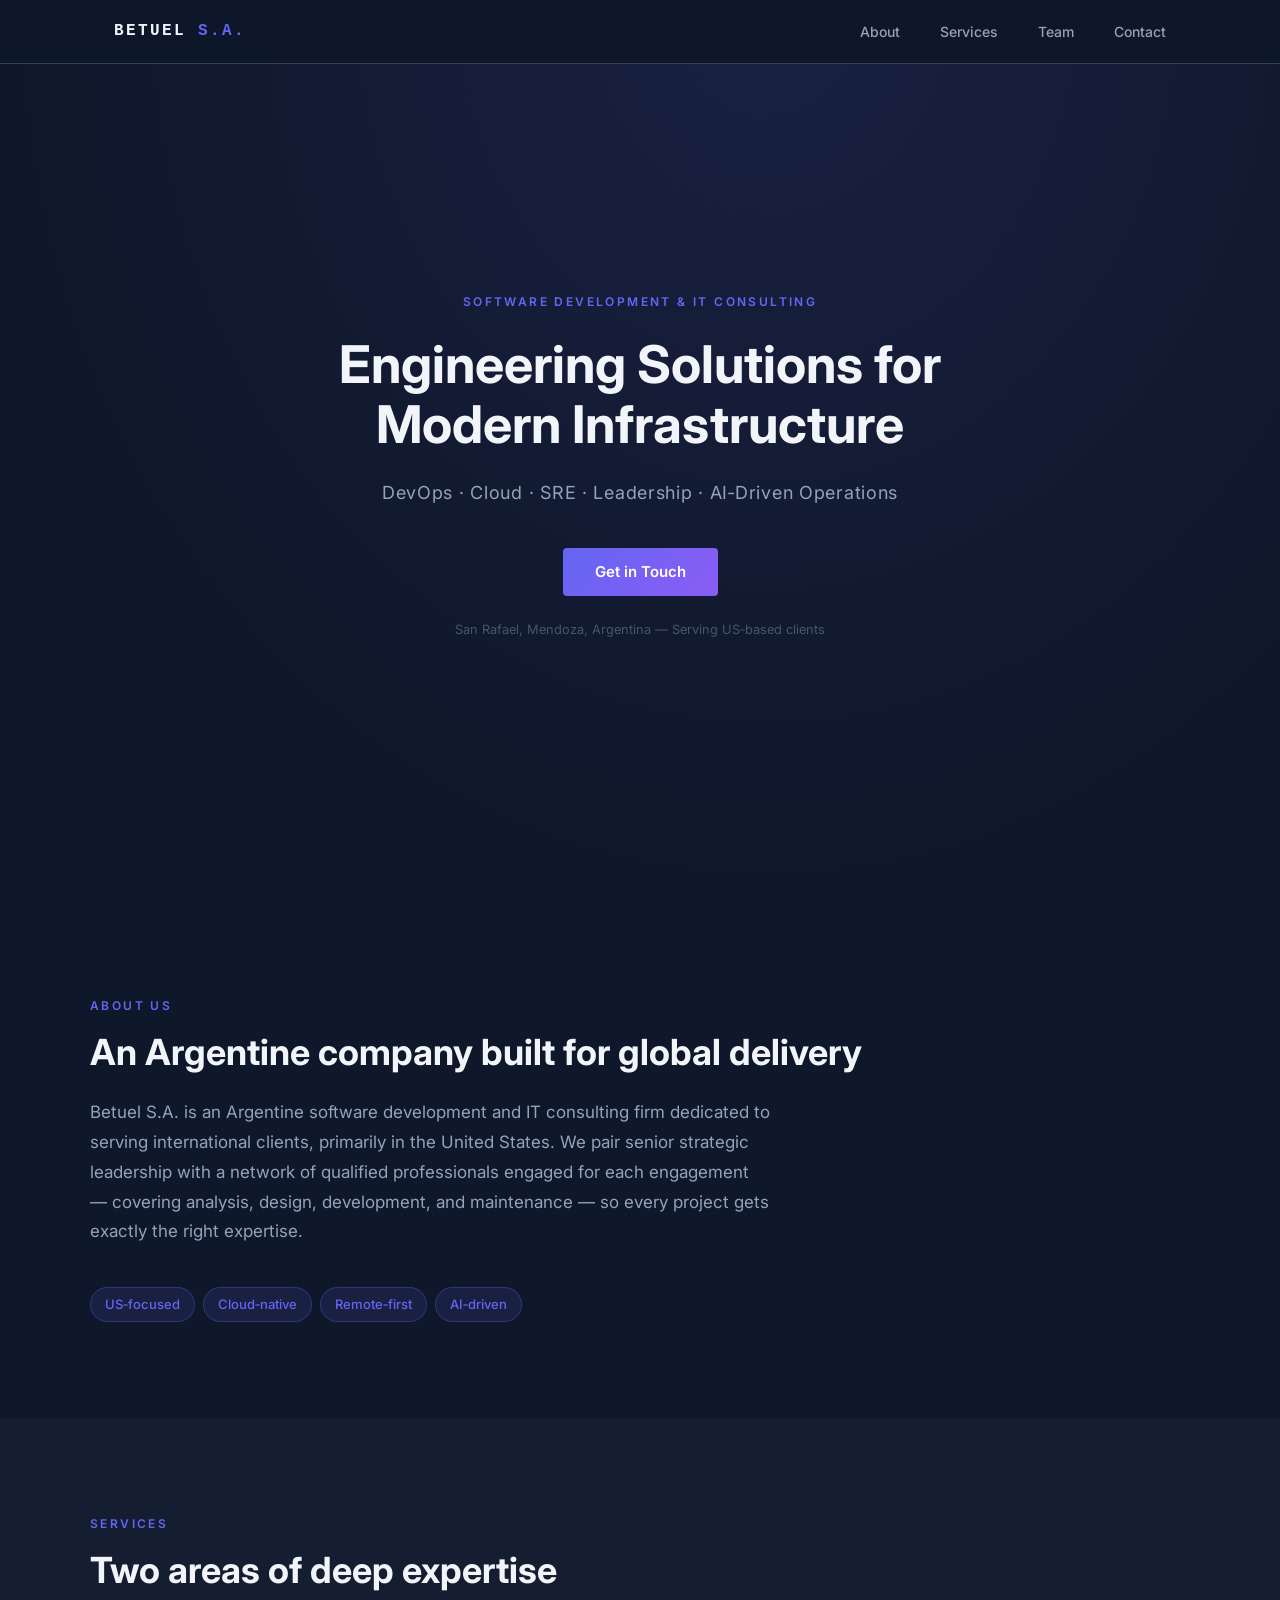
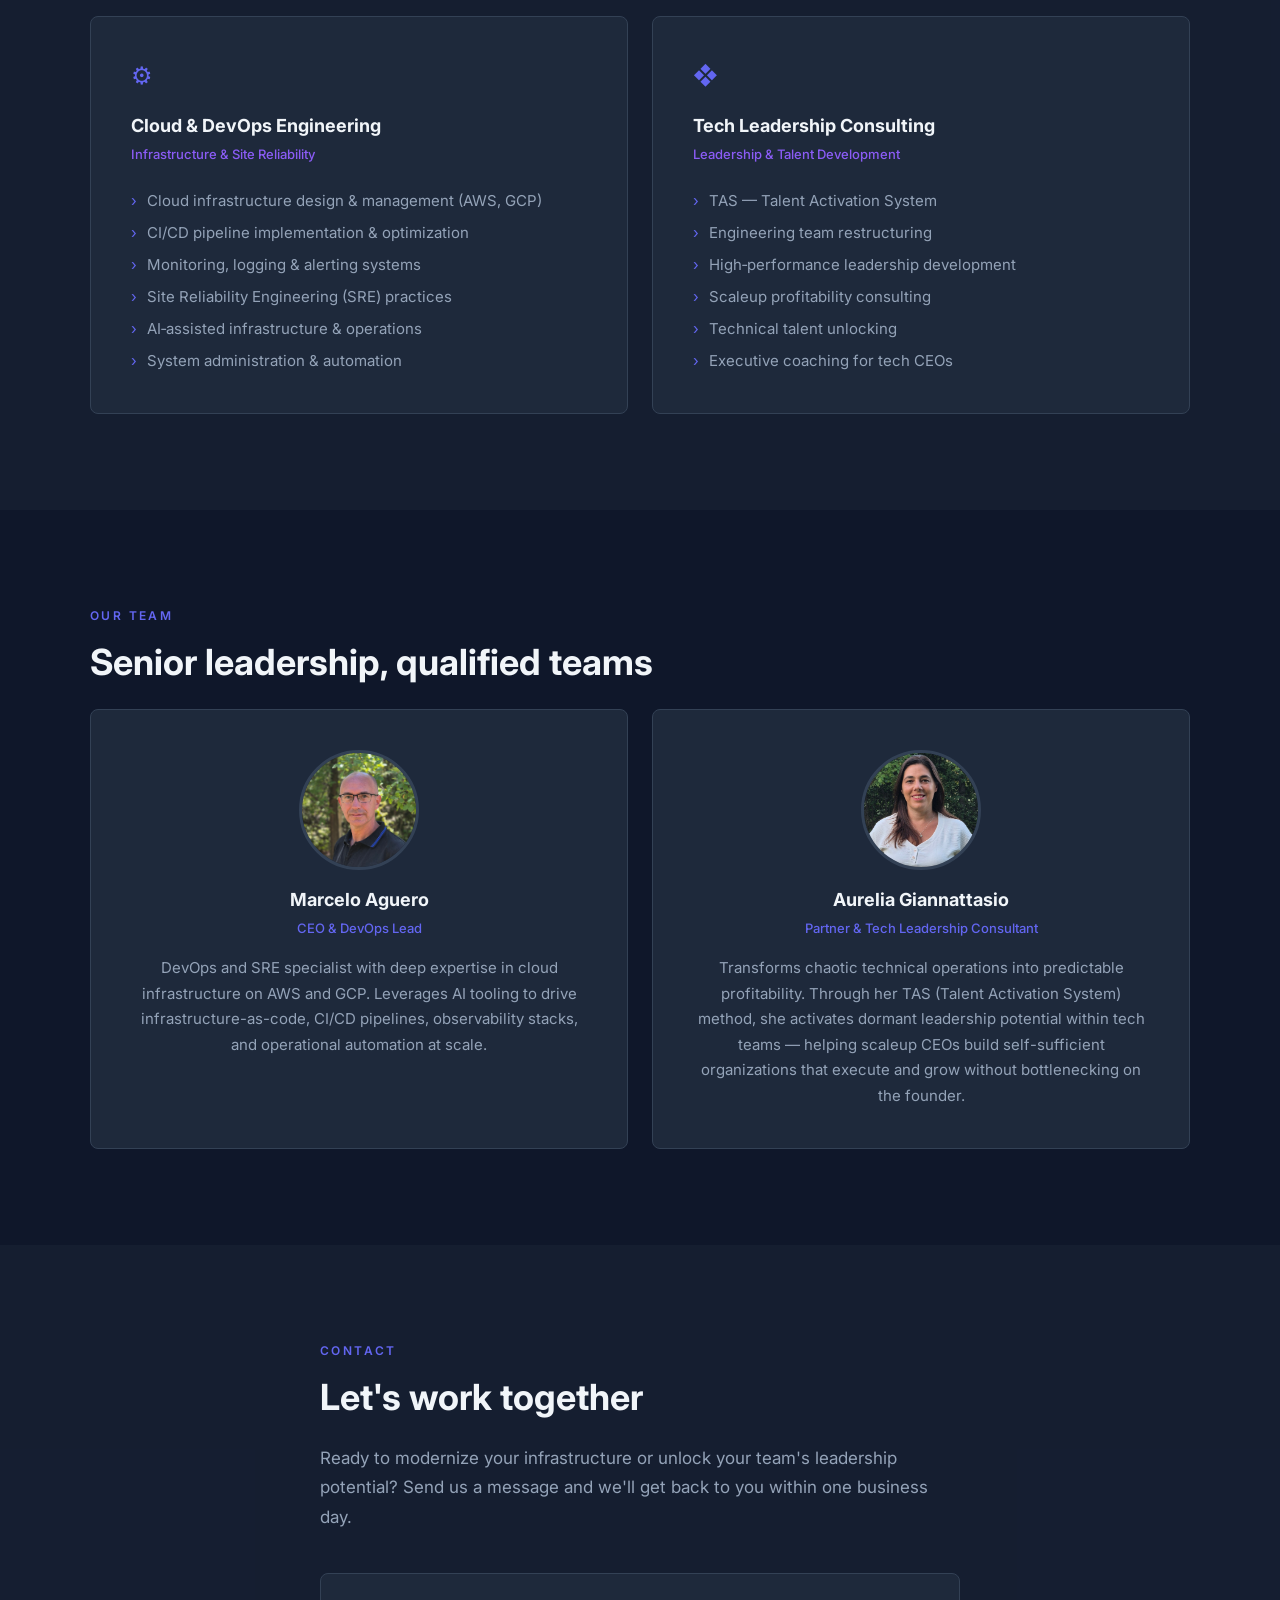
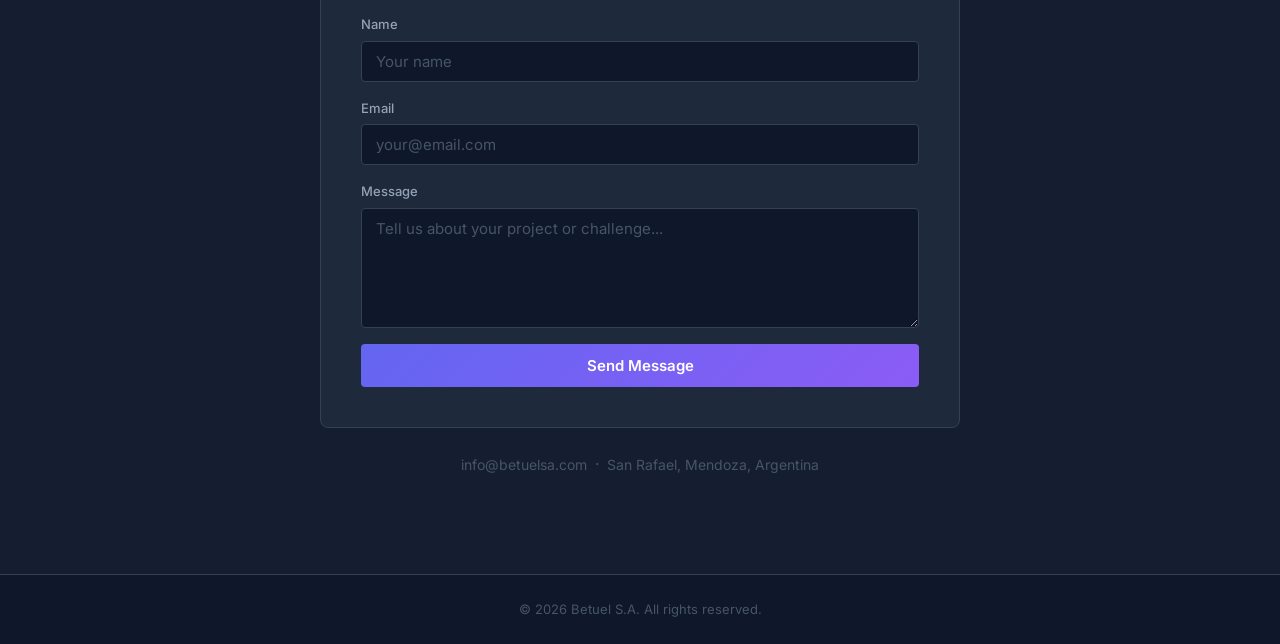
<file: index.html>
<!DOCTYPE html>
<html lang="en">
<head>
  <meta charset="UTF-8">
  <meta name="viewport" content="width=device-width, initial-scale=1.0">
  <meta name="description" content="Betuel S.A. — Software development and IT consulting. DevOps, Cloud Infrastructure, SRE, and Tech Leadership services for US-based clients.">
  <title>Betuel S.A. — Software Development &amp; IT Consulting</title>
  <link rel="preconnect" href="https://fonts.googleapis.com">
  <link rel="preconnect" href="https://fonts.gstatic.com" crossorigin>
  <link href="https://fonts.googleapis.com/css2?family=Inter:wght@400;500;600;700&display=swap" rel="stylesheet">
  <link rel="stylesheet" href="styles.css">
</head>
<body>

  <!-- NAVIGATION -->
  <nav class="nav" id="nav" aria-label="Main navigation">
    <div class="nav__inner">
      <a href="#home" class="nav__logo">BETUEL <span>S.A.</span></a>
      <button class="nav__toggle" id="navToggle" aria-label="Toggle navigation menu" aria-expanded="false" aria-controls="navLinks">
        <span></span><span></span><span></span>
      </button>
      <ul class="nav__links" id="navLinks">
        <li><a href="#about">About</a></li>
        <li><a href="#services">Services</a></li>
        <li><a href="#team">Team</a></li>
        <li><a href="#contact">Contact</a></li>
      </ul>
    </div>
  </nav>

  <main>
  <!-- HERO -->
  <section class="hero" id="home">
    <div class="hero__inner">
      <p class="hero__eyebrow">Software Development &amp; IT Consulting</p>
      <h1 class="hero__headline">Engineering Solutions for<br>Modern Infrastructure</h1>
      <p class="hero__sub">DevOps &middot; Cloud &middot; SRE &middot; Leadership &middot; AI&#8209;Driven&nbsp;Operations</p>
      <a href="#contact" class="btn btn--primary">Get in Touch</a>
      <p class="hero__location">San Rafael, Mendoza, Argentina &mdash; Serving US&#8209;based clients</p>
    </div>
  </section>

  <!-- ABOUT -->
  <section class="section" id="about">
    <div class="container">
      <p class="section__label">About Us</p>
      <h2 class="section__title">An Argentine company built for global delivery</h2>
      <p class="section__body">
        Betuel S.A. is an Argentine software development and IT consulting firm dedicated to serving international clients, primarily in the United States. We pair senior strategic leadership with a network of qualified professionals engaged for each engagement — covering analysis, design, development, and maintenance — so every project gets exactly the right expertise.
      </p>
      <div class="pills">
        <span class="pill">US&#8209;focused</span>
        <span class="pill">Cloud&#8209;native</span>
        <span class="pill">Remote&#8209;first</span>
        <span class="pill">AI&#8209;driven</span>
      </div>
    </div>
  </section>

  <!-- SERVICES -->
  <section class="section section--alt" id="services">
    <div class="container">
      <p class="section__label">Services</p>
      <h2 class="section__title">Two areas of deep expertise</h2>
      <ul class="cards">

        <li class="card">
          <div class="card__icon">&#9881;</div>
          <h3 class="card__title">Cloud &amp; DevOps Engineering</h3>
          <p class="card__sub">Infrastructure &amp; Site Reliability</p>
          <ul class="card__list">
            <li>Cloud infrastructure design &amp; management (AWS, GCP)</li>
            <li>CI/CD pipeline implementation &amp; optimization</li>
            <li>Monitoring, logging &amp; alerting systems</li>
            <li>Site Reliability Engineering (SRE) practices</li>
            <li>AI&#8209;assisted infrastructure &amp; operations</li>
            <li>System administration &amp; automation</li>
          </ul>
        </li>

        <li class="card">
          <div class="card__icon">&#10070;</div>
          <h3 class="card__title">Tech Leadership Consulting</h3>
          <p class="card__sub">Leadership &amp; Talent Development</p>
          <ul class="card__list">
            <li>TAS &mdash; Talent Activation System</li>
            <li>Engineering team restructuring</li>
            <li>High&#8209;performance leadership development</li>
            <li>Scaleup profitability consulting</li>
            <li>Technical talent unlocking</li>
            <li>Executive coaching for tech CEOs</li>
          </ul>
        </li>

      </ul>
    </div>
  </section>

  <!-- TEAM -->
  <section class="section" id="team">
    <div class="container">
      <p class="section__label">Our Team</p>
      <h2 class="section__title">Senior leadership, qualified teams</h2>
      <ul class="cards">

        <li class="card card--team">
          <img class="card__avatar" src="Marcelo_Aguero.jpg" alt="Marcelo Aguero">
          <h3 class="card__name">Marcelo Aguero</h3>
          <p class="card__role">CEO &amp; DevOps Lead</p>
          <p class="card__bio">
            DevOps and SRE specialist with deep expertise in cloud infrastructure on AWS and GCP. Leverages AI tooling to drive infrastructure-as-code, CI/CD pipelines, observability stacks, and operational automation at scale.
          </p>
        </li>

        <li class="card card--team">
          <img class="card__avatar" src="Aurelia_Giannattasio.jpeg" alt="Aurelia Giannattasio">
          <h3 class="card__name">Aurelia Giannattasio</h3>
          <p class="card__role">Partner &amp; Tech Leadership Consultant</p>
          <p class="card__bio">
            Transforms chaotic technical operations into predictable profitability. Through her TAS (Talent Activation System) method, she activates dormant leadership potential within tech teams — helping scaleup CEOs build self-sufficient organizations that execute and grow without bottlenecking on the founder.
          </p>
        </li>

      </ul>
    </div>
  </section>

  <!-- CONTACT -->
  <section class="section section--alt" id="contact">
    <div class="container container--narrow">
      <p class="section__label">Contact</p>
      <h2 class="section__title">Let's work together</h2>
      <p class="section__body">
        Ready to modernize your infrastructure or unlock your team's leadership potential? Send us a message and we'll get back to you within one business day.
      </p>

      <form class="form" name="contact" method="POST" action="/thank-you" data-netlify="true" netlify-honeypot="bot-field">
        <input type="hidden" name="form-name" value="contact">
        <p class="form__honeypot">
          <label>Don't fill this out: <input name="bot-field"></label>
        </p>
        <div class="form__row">
          <label class="form__label" for="name">Name</label>
          <input class="form__input" type="text" id="name" name="name" required placeholder="Your name">
        </div>
        <div class="form__row">
          <label class="form__label" for="email">Email</label>
          <input class="form__input" type="email" id="email" name="email" required placeholder="your@email.com">
        </div>
        <div class="form__row">
          <label class="form__label" for="message">Message</label>
          <textarea class="form__input form__input--textarea" id="message" name="message" required placeholder="Tell us about your project or challenge..." rows="5"></textarea>
        </div>
        <button class="btn btn--primary btn--full" type="submit">Send Message</button>
      </form>

      <div class="contact-info">
        <a href="mailto:info@betuelsa.com" class="contact-info__item">info@betuelsa.com</a>
        <span class="contact-info__sep">&middot;</span>
        <span class="contact-info__item">San Rafael, Mendoza, Argentina</span>
      </div>
    </div>
  </section>
  </main>

  <!-- FOOTER -->
  <footer class="footer">
    <div class="container">
      <p>&copy; <span id="year"></span> Betuel S.A. All rights reserved.</p>
    </div>
  </footer>

  <script src="app.js"></script>
</body>
</html>
</file>
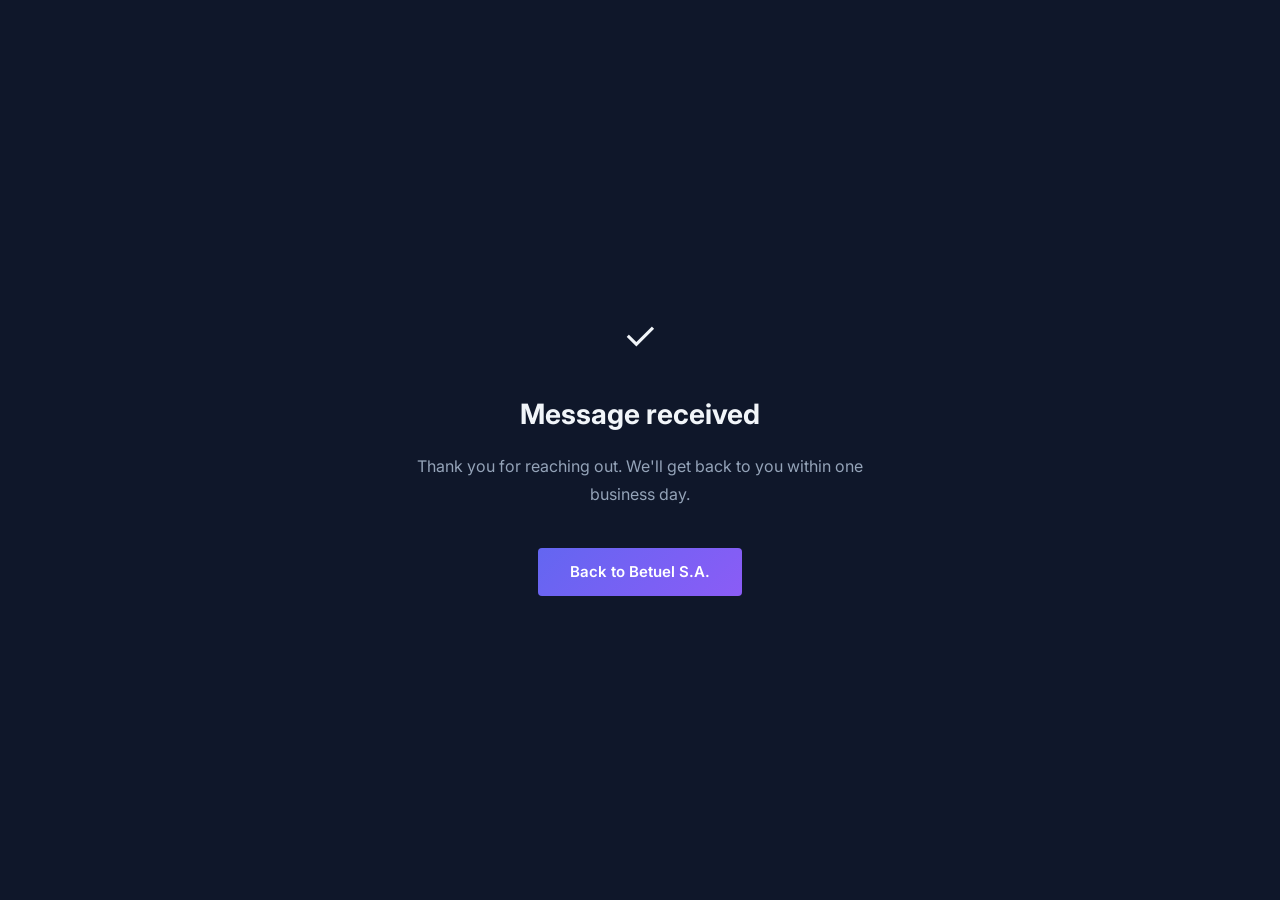
<file: thank-you.html>
<!DOCTYPE html>
<html lang="en">
<head>
  <meta charset="UTF-8">
  <meta name="viewport" content="width=device-width, initial-scale=1.0">
  <title>Message Sent — Betuel S.A.</title>
  <link rel="preconnect" href="https://fonts.googleapis.com">
  <link rel="preconnect" href="https://fonts.gstatic.com" crossorigin>
  <link href="https://fonts.googleapis.com/css2?family=Inter:wght@400;500;600;700&display=swap" rel="stylesheet">
  <link rel="stylesheet" href="styles.css">
  <style>
    .thankyou {
      min-height: 100vh;
      display: flex;
      align-items: center;
      justify-content: center;
      text-align: center;
      padding: var(--space-lg);
    }
    .thankyou__inner { max-width: 480px; }
    .thankyou__icon { font-size: 2.5rem; margin-bottom: var(--space-md); }
    .thankyou__title { font-size: 1.75rem; font-weight: 700; color: var(--text); margin-bottom: var(--space-sm); }
    .thankyou__body { color: var(--text-muted); margin-bottom: var(--space-lg); line-height: 1.75; }
  </style>
</head>
<body>
  <div class="thankyou">
    <div class="thankyou__inner">
      <div class="thankyou__icon">✓</div>
      <h1 class="thankyou__title">Message received</h1>
      <p class="thankyou__body">Thank you for reaching out. We'll get back to you within one business day.</p>
      <a href="/" class="btn btn--primary">Back to Betuel S.A.</a>
    </div>
  </div>
</body>
</html>
</file>
<file: styles.css>
/* =============================================
   CSS CUSTOM PROPERTIES
   ============================================= */
:root {
  --bg:           #0f172a;
  --surface:      #1e293b;
  --border:       #334155;
  --accent:       #6366f1;
  --accent-2:     #8b5cf6;
  --text:         #f1f5f9;
  --text-muted:   #94a3b8;
  --text-faint:   #475569;
  --gradient:     linear-gradient(135deg, #6366f1, #8b5cf6);
  --accent-rgb:   99, 102, 241;
  --bg-rgb:       15, 23, 42;
  --surface-rgb:  30, 41, 59;

  color-scheme: dark;

  --font-sans:    'Inter', system-ui, -apple-system, sans-serif;
  --font-mono:    'Courier New', Courier, monospace;

  --radius:       8px;
  --radius-sm:    4px;

  --nav-h:        64px;

  --space-xs:     0.5rem;
  --space-sm:     1rem;
  --space-md:     1.5rem;
  --space-lg:     2.5rem;
  --space-xl:     4rem;
  --space-2xl:    6rem;
}

/* =============================================
   RESET
   ============================================= */
*, *::before, *::after {
  box-sizing: border-box;
  margin: 0;
  padding: 0;
}

html {
  scroll-behavior: smooth;
  scroll-padding-top: var(--nav-h);
}

body {
  font-family: var(--font-sans);
  background-color: var(--bg);
  color: var(--text);
  line-height: 1.6;
  -webkit-font-smoothing: antialiased;
  -moz-osx-font-smoothing: grayscale;
}

img, svg { display: block; max-width: 100%; }

ul { list-style: none; }

a {
  color: inherit;
  text-decoration: none;
}

button {
  font-family: inherit;
  cursor: pointer;
  border: none;
  background: none;
}

/* =============================================
   NAVIGATION
   ============================================= */
.nav {
  position: fixed;
  top: 0;
  left: 0;
  right: 0;
  z-index: 100;
  height: var(--nav-h);
  background-color: rgba(var(--bg-rgb), 0.95);
  border-bottom: 1px solid var(--border);
  backdrop-filter: blur(8px);
  -webkit-backdrop-filter: blur(8px);
}

.nav__inner {
  max-width: 1100px;
  margin: 0 auto;
  padding: 0 var(--space-md);
  height: 100%;
  display: flex;
  align-items: center;
  justify-content: space-between;
}

.nav__logo {
  font-family: var(--font-mono);
  font-size: 1rem;
  font-weight: 700;
  letter-spacing: 0.15em;
  color: var(--text);
}

.nav__logo span {
  color: var(--accent);
}

.nav__links {
  display: flex;
  gap: var(--space-lg);
}

.nav__links a {
  font-size: 0.875rem;
  font-weight: 500;
  color: var(--text-muted);
  transition: color 0.2s;
}

.nav__links a:hover {
  color: var(--text);
}

.nav__links a.is-active {
  color: var(--text);
}

.nav__links a:focus-visible {
  outline: 2px solid var(--accent);
  outline-offset: 3px;
  border-radius: 2px;
}

/* Hamburger button — hidden on desktop */
.nav__toggle {
  display: none;
  flex-direction: column;
  align-items: center;
  justify-content: center;
  gap: 5px; /* px intentional: pixel-perfect bar geometry */
  padding: 4px;
  min-width: 44px;
  min-height: 44px;
}

.nav__toggle span {
  display: block;
  width: 22px;
  height: 2px;
  background-color: var(--text);
  transition: transform 0.2s, opacity 0.2s;
  border-radius: 2px;
}

/* Mobile nav */
@media (max-width: 640px) {
  .nav__toggle {
    display: flex;
  }

  .nav__links {
    display: none;
    position: absolute;
    top: var(--nav-h);
    left: 0;
    right: 0;
    flex-direction: column;
    background-color: var(--surface);
    border-bottom: 1px solid var(--border);
    padding: var(--space-sm) 0;
    gap: 0;
  }

  .nav__links.is-open {
    display: flex;
  }

  .nav__links a {
    display: block;
    padding: var(--space-sm) var(--space-md);
    font-size: 1rem;
  }
}

/* =============================================
   HERO
   ============================================= */
.hero {
  min-height: 100vh;
  display: flex;
  align-items: center;
  padding: calc(var(--nav-h) + var(--space-xl)) var(--space-md) var(--space-2xl);
  background: radial-gradient(ellipse at 60% 0%, rgba(var(--accent-rgb),0.12) 0%, transparent 70%),
              var(--bg);
}

.hero__inner {
  max-width: 700px;
  margin: 0 auto;
  text-align: center;
}

.hero__eyebrow {
  font-size: 0.75rem;
  font-weight: 600;
  letter-spacing: 0.2em;
  text-transform: uppercase;
  color: var(--accent);
  margin-bottom: var(--space-md);
}

.hero__headline {
  font-size: clamp(2rem, 5vw, 3.25rem);
  font-weight: 700;
  line-height: 1.15;
  color: var(--text);
  margin-bottom: var(--space-md);
}

.hero__sub {
  font-size: clamp(0.875rem, 2vw, 1.125rem);
  color: var(--text-muted);
  margin-bottom: var(--space-lg);
  letter-spacing: 0.04em;
}

.hero__location {
  font-size: 0.8rem;
  color: var(--text-faint);
  margin-top: var(--space-md);
}

/* =============================================
   BUTTONS
   ============================================= */
.btn {
  display: inline-block;
  padding: 0.75rem 2rem;
  border-radius: var(--radius-sm);
  font-size: 0.9375rem;
  font-weight: 600;
  color: var(--text);
  transition: opacity 0.2s, transform 0.2s;
}

.btn:focus-visible {
  outline: 2px solid var(--accent);
  outline-offset: 3px;
}

.btn:hover {
  opacity: 0.9;
  transform: translateY(-1px);
}

.btn--primary {
  background: var(--gradient);
  color: #fff;
}

.btn--full {
  display: block;
  width: 100%;
  text-align: center;
}

/* =============================================
   SHARED SECTION LAYOUT
   ============================================= */
.section {
  padding: var(--space-2xl) var(--space-md);
}

.section--alt {
  background-color: rgba(var(--surface-rgb), 0.4);
}

.container {
  max-width: 1100px;
  margin: 0 auto;
}

.container--narrow {
  max-width: 640px;
}

.section__label {
  font-size: 0.75rem;
  font-weight: 600;
  letter-spacing: 0.2em;
  text-transform: uppercase;
  color: var(--accent);
  margin-bottom: var(--space-sm);
}

.section__title {
  font-size: clamp(1.5rem, 3vw, 2.25rem);
  font-weight: 700;
  color: var(--text);
  margin-bottom: var(--space-md);
  line-height: 1.2;
}

.section__body {
  font-size: 1.0625rem;
  color: var(--text-muted);
  max-width: 680px;
  line-height: 1.75;
  margin-bottom: var(--space-lg);
}

/* =============================================
   PILLS (About highlights)
   ============================================= */
.pills {
  display: flex;
  flex-wrap: wrap;
  gap: var(--space-xs);
}

.pill {
  display: inline-block;
  padding: 0.375rem 0.875rem;
  background-color: rgba(var(--accent-rgb), 0.12);
  border: 1px solid rgba(var(--accent-rgb), 0.3);
  border-radius: 999px;
  font-size: 0.8125rem;
  font-weight: 500;
  color: var(--accent);
}

/* =============================================
   CARDS (Services + Team)
   ============================================= */
.cards {
  display: grid;
  grid-template-columns: 1fr 1fr;
  gap: var(--space-md);
}

@media (max-width: 640px) {
  .cards {
    grid-template-columns: 1fr;
  }
}

.card {
  background-color: var(--surface);
  border: 1px solid var(--border);
  border-radius: var(--radius);
  padding: var(--space-lg);
  transition: border-color 0.2s;
}

.card:hover {
  border-color: var(--accent);
}

/* Service cards */
.card__icon {
  font-size: 1.5rem;
  margin-bottom: var(--space-sm);
  color: var(--accent);
}

.card__title {
  font-size: 1.125rem;
  font-weight: 700;
  color: var(--text);
  margin-bottom: 0.25rem;
}

.card__sub {
  font-size: 0.8125rem;
  color: var(--accent-2);
  font-weight: 500;
  margin-bottom: var(--space-md);
}

.card__list {
  display: flex;
  flex-direction: column;
  gap: 0.5rem;
}

.card__list li {
  font-size: 0.9375rem;
  color: var(--text-muted);
  padding-left: 1rem;
  position: relative;
}

.card__list li::before {
  content: '›';
  position: absolute;
  left: 0;
  color: var(--accent);
}

/* Team cards */
.card--team {
  text-align: center;
}

.card__avatar {
  width: 120px;
  height: 120px;
  border-radius: 50%;
  object-fit: cover;
  object-position: 50% 15%;
  margin: 0 auto var(--space-sm);
  display: block;
  border: 3px solid var(--border);
}

.card__name {
  font-size: 1.125rem;
  font-weight: 700;
  color: var(--text);
  margin-bottom: 0.25rem;
}

.card__role {
  font-size: 0.8125rem;
  font-weight: 500;
  color: var(--accent);
  margin-bottom: var(--space-sm);
}

.card__bio {
  font-size: 0.9375rem;
  color: var(--text-muted);
  line-height: 1.7;
}

/* =============================================
   CONTACT FORM
   ============================================= */
.form {
  background-color: var(--surface);
  border: 1px solid var(--border);
  border-radius: var(--radius);
  padding: var(--space-lg);
  margin-top: var(--space-lg);
  margin-bottom: var(--space-md);
}

.form__honeypot {
  display: none;
}

.form__row {
  display: flex;
  flex-direction: column;
  gap: 0.375rem;
  margin-bottom: var(--space-sm);
}

.form__label {
  font-size: 0.8125rem;
  font-weight: 500;
  color: var(--text-muted);
}

.form__input {
  background-color: var(--bg);
  border: 1px solid var(--border);
  border-radius: var(--radius-sm);
  padding: 0.625rem 0.875rem;
  color: var(--text);
  font-family: var(--font-sans);
  font-size: 0.9375rem;
  transition: border-color 0.2s;
  width: 100%;
}

.form__input:focus {
  outline: none;
  border-color: var(--text-faint);
}

.form__input:focus-visible {
  outline: 2px solid var(--accent);
  outline-offset: 2px;
  border-color: var(--accent);
}

.form__input::placeholder {
  color: var(--text-faint);
}

.form__input--textarea {
  resize: vertical;
  min-height: 120px;
}

/* =============================================
   CONTACT INFO (below form)
   ============================================= */
.contact-info {
  display: flex;
  align-items: center;
  justify-content: center;
  gap: var(--space-xs);
  flex-wrap: wrap;
}

.contact-info__item {
  font-size: 0.875rem;
  color: var(--text-faint);
}

a.contact-info__item:hover {
  color: var(--accent);
}

.contact-info__sep {
  color: var(--text-faint);
}

/* =============================================
   FOOTER
   ============================================= */
.footer {
  padding: var(--space-md);
  border-top: 1px solid var(--border);
  text-align: center;
}

.footer p {
  font-size: 0.8125rem;
  color: var(--text-faint);
}

/* =============================================
   NAV SCROLL SHADOW (JS-driven class)
   ============================================= */
.nav.is-scrolled {
  box-shadow: 0 1px 20px rgba(0,0,0,0.4);
}

/* =============================================
   REDUCED MOTION
   ============================================= */
@media (prefers-reduced-motion: reduce) {
  html {
    scroll-behavior: auto;
  }
  *, *::before, *::after {
    transition-duration: 0.01ms !important;
    animation-duration: 0.01ms !important;
  }
}
</file>
